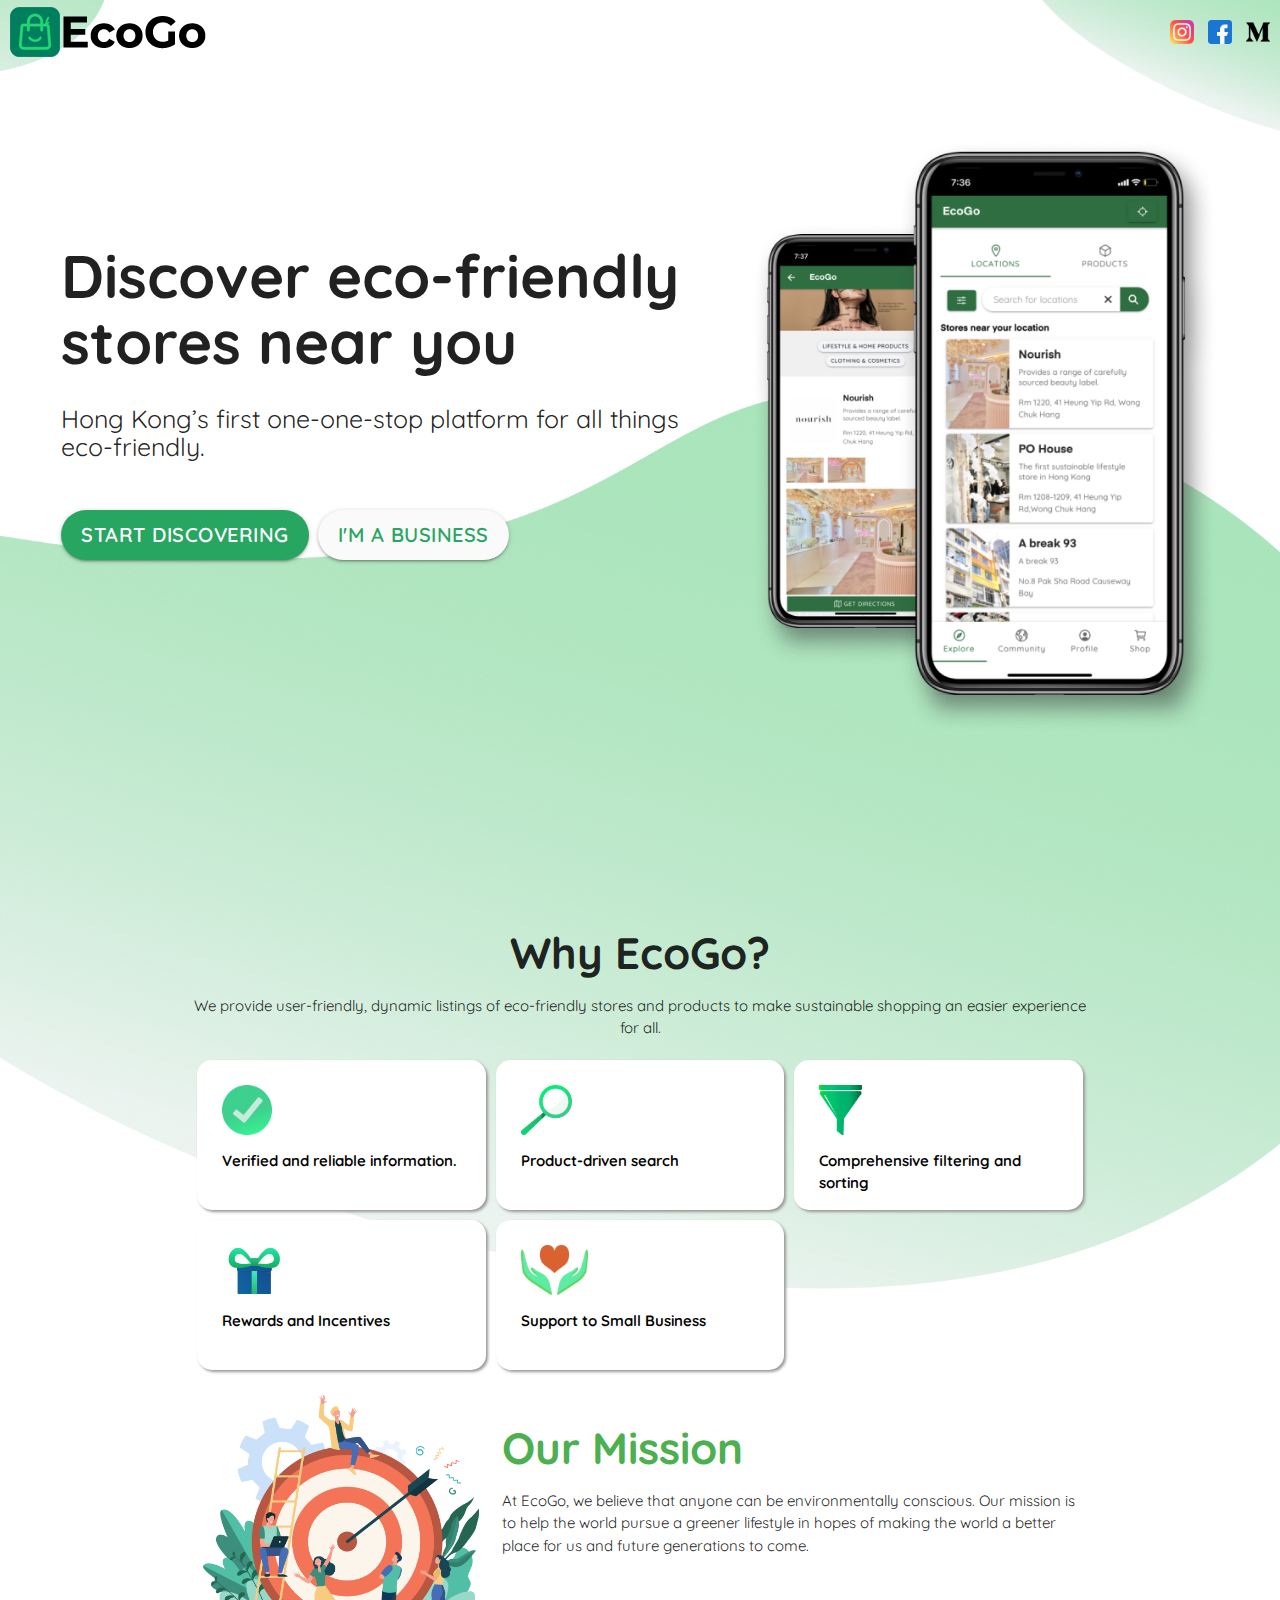
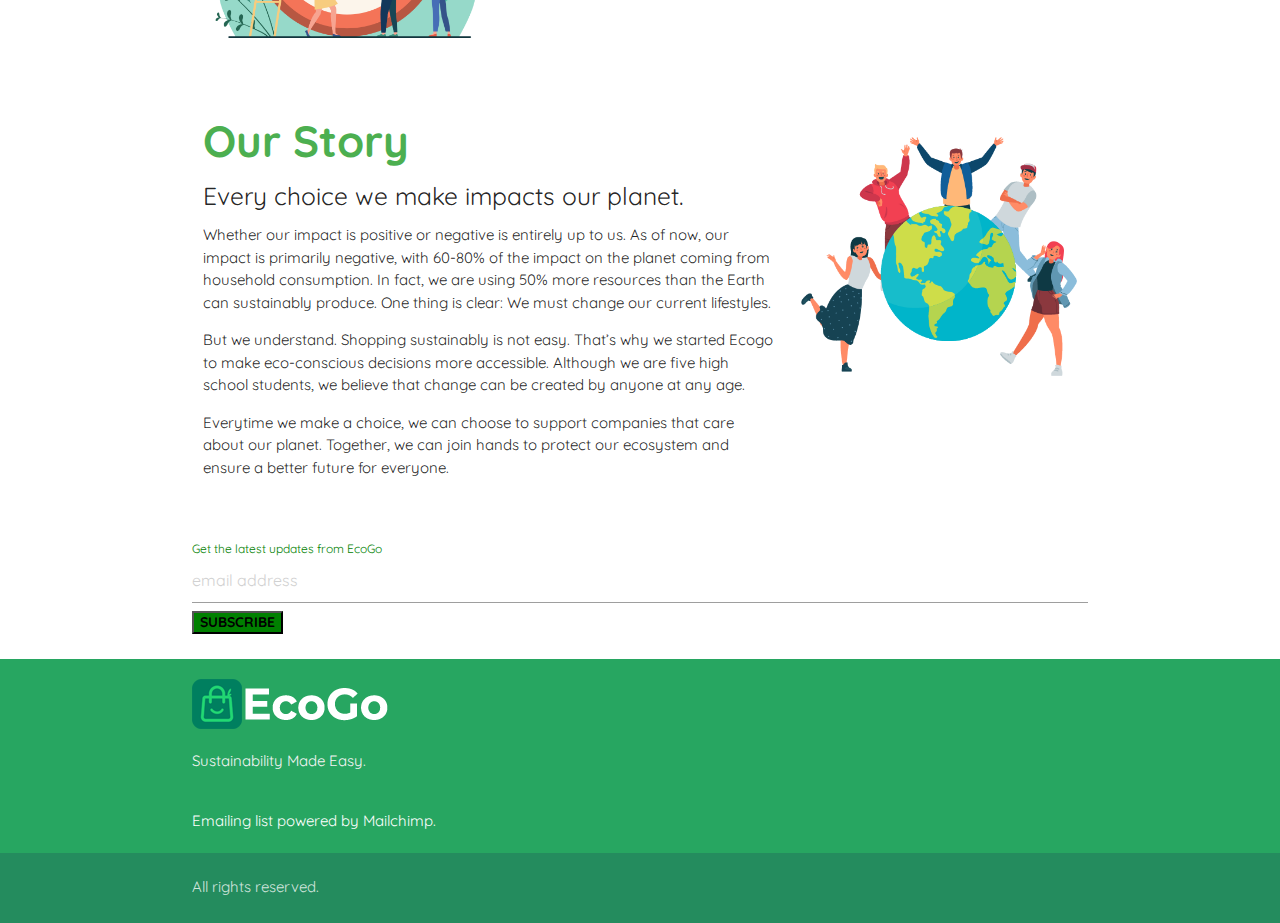
<file: index.html>
<!DOCTYPE html>
<html lang="en">

<head>
	<title>EcoGo | Sustainability Made Easy.</title>
	<!-- META -->
	<meta charset="utf-8">
	<meta name="title" content="EcoGo | Sustainability Made Easy.">
	<meta name="description"
		content="EcoGo is an eco-friendly community of businesses and consumers who wish to protect the environment.">
	<meta name="keywords" content="EcoGo, eco, eco-friendly, friendly, consumers, business, LaunchX">
	<meta name="author" content="Mrigank Pawagi">
	<meta name="viewport" content="width=device-width, initial-scale=1, shrink-to-fit=no">
	<!-- SOCIAL MEDIA -->
	<meta property="og:type" content="website">
	<meta property="og:url" content="https://home.ecogohk.org">
	<meta property="og:title" content="EcoGo | Sustainability Made Easy.">
	<meta property="og:description"
		content="EcoGo is an eco-friendly community of businesses and consumers who wish to protect the environment.">
	<meta property="og:image" content="https://home.ecogohk.org/images/banner.png">
	<meta property="twitter:card" content="summary_large_image">
	<meta property="twitter:url" content="https://home.ecogohk.org/">
	<meta property="twitter:title" content="EcoGo | Sustainability Made Easy.">
	<meta property="twitter:description"
		content="EcoGo is an eco-friendly community of businesses and consumers who wish to protect the environment.">
	<meta property="twitter:image" content="https://home.ecogohk.org/images/banner.png">
	<!-- PWA -->
	<link rel="manifest" href="manifest.json">
	<meta name="mobile-web-app-capable" content="yes">
	<meta name="apple-mobile-web-app-capable" content="yes">
	<meta name="application-name" content="EcoGo">
	<meta name="apple-mobile-web-app-title" content="EcoGo">
	<meta name="theme-color" content="#27A661">
	<meta name="msapplication-navbutton-color" content="#27A661">
	<meta name="apple-mobile-web-app-status-bar-style" content="black-translucent">
	<meta name="msapplication-starturl" content="/">
	<link rel="icon" type="image/png" sizes="192x192" href="images/icons/icon-192x192.png">
	<link rel="apple-touch-icon" type="image/png" sizes="192x192" href="images/icons/icon-192x192.png">
	<link rel="icon" type="image/png" sizes="384x384" href="images/icons/icon-384x384.png">
	<link rel="apple-touch-icon" type="image/png" sizes="384x384" href="images/icons/icon-384x384.png">
	<link rel="icon" type="image/png" sizes="512x512" href="images/icons/icon-512x512.png">
	<link rel="apple-touch-icon" type="image/png" sizes="512x512" href="images/icons/icon-512x512.png">
	<link rel="icon" type="image/png" sizes="256x256" href="images/icons/icon-256x256.png">
	<link rel="apple-touch-icon" type="image/png" sizes="256x256" href="images/icons/icon-256x256.png">
	<meta name="msapplication-TileImage" content="images/icons/icon-192x192.png">
	<meta name="msapplication-TileColor" content="#27A661">
	<!--STYLES-->
	<link rel="stylesheet" href="css/materialize.min.css">
	<link rel="stylesheet" href="css/style.css">
	<link href="https://fonts.googleapis.com/icon?family=Material+Icons" rel="stylesheet">
	<link href="https://fonts.googleapis.com/css2?family=Quicksand:wght@300;400;500;600;700&display=swap"
		rel="stylesheet">
</head>

<body>
	<div id="loader">
		<div class="preloader-wrapper big active">
			<div class="spinner-layer spinner-blue">
				<div class="circle-clipper left">
					<div class="circle"></div>
				</div>
				<div class="gap-patch">
					<div class="circle"></div>
				</div>
				<div class="circle-clipper right">
					<div class="circle"></div>
				</div>
			</div>
			<div class="spinner-layer spinner-red">
				<div class="circle-clipper left">
					<div class="circle"></div>
				</div>
				<div class="gap-patch">
					<div class="circle"></div>
				</div>
				<div class="circle-clipper right">
					<div class="circle"></div>
				</div>
			</div>
			<div class="spinner-layer spinner-yellow">
				<div class="circle-clipper left">
					<div class="circle"></div>
				</div>
				<div class="gap-patch">
					<div class="circle"></div>
				</div>
				<div class="circle-clipper right">
					<div class="circle"></div>
				</div>
			</div>
			<div class="spinner-layer spinner-green">
				<div class="circle-clipper left">
					<div class="circle"></div>
				</div>
				<div class="gap-patch">
					<div class="circle"></div>
				</div>
				<div class="circle-clipper right">
					<div class="circle"></div>
				</div>
			</div>
		</div>
	</div>
	<div id="nav">
		<nav class="nav-extended">
			<div class="nav-wrapper">
				<a class="brand-logo" href="index.html">
					<img src="images/logo-black.png">
				</a>
			</div>
		</nav>
	</div>
	<div id="home">
		<div id="socialLinks">
			<a href="https://www.instagram.com/ecogohk/" class="socialLink">
				<img src="images/social-icons/instagram.png">
			</a>
			<a href="https://www.facebook.com/ecogohongkong/" class="socialLink">
				<img src="images/social-icons/facebook.png">
			</a>
			<a href="https://medium.com/ecogo" class="socialLink">
				<img src="images/social-icons/medium.png">
			</a>
		</div>
		<div class="row">
			<div class="col s12 m7">
				<h3 class="boldest">Discover eco-friendly stores near you</h3>

				<h5>Hong Kong’s first one-one-stop platform for all things eco-friendly.</h5>

				<a href="http://ecogohk.org/" class="btn waves-effect">Start Discovering</a>

				<a href="http://business.ecogohk.org/" class="btn inverted waves-effect">I'm a Business</a>
			</div>
			<div class="col s12 m5">
				<img src="images/phone.png">
			</div>
		</div>
		<img class="blob left" src="images/blobs/top-left.png">
		<img class="blob right" src="images/blobs/top-right.png">
	</div>
	<div class="relpos">
		<img class="blob middle" src="images/blobs/center.png">
		<div class="container center">
			<h3 class="boldest">Why EcoGo?</h3>
			<p>We provide user-friendly, dynamic listings of eco-friendly stores and products to make sustainable
				shopping an easier experience for all.
			</p>
			<div class="row linkcards">
				<div class="col s6 m4">
					<a>
						<img src="images/img-icons/checkmark.png">
						<span>
							Verified and reliable information.
						</span>
					</a>
				</div>
				<div class="col s6 m4">
					<a>
						<img src="images/img-icons/search.png">
						<span>
							Product-driven search
						</span></a>
				</div>
				<div class="col s6 m4">
					<a>
						<img src="images/img-icons/funnel.png">
						<span>
							Comprehensive filtering and sorting
						</span>
					</a>
				</div>
				<div class="col s6 m4">
					<a>
						<img src="images/img-icons/gift.png">
						<span>
							Rewards and Incentives
						</span></a>
				</div>
				<div class="col s6 m4">
					<a>
						<img src="images/img-icons/hand.png">
						<span>
							Support to Small Business
						</span></a>
				</div>
			</div>
		</div>
	</div>

	<div class="container">
		<div class="row">
			<div class="col s12 m4">
				<img src="images/mission.png" class="full">
			</div>
			<div class="col s12 m8">

				<h3 class="boldest green-text">Our Mission</h3>
				<p>At EcoGo, we believe that anyone can be environmentally conscious. Our mission is to help the
					world pursue a greener lifestyle in hopes of making the world a better place for us and future
					generations to come.
				</p>

			</div>
		</div>
		<br>
	</div>
	</div>
	<div class="container">
		<div class="row">
			<div class="col s12 m8">
				<h3 class="boldest green-text">Our Story</h3>
				<h5>Every choice we make impacts our planet. </h5>

				<p>Whether our impact is positive or negative is entirely up to us. As of now, our impact is
					primarily negative, with 60-80% of the impact on the planet coming from household consumption.
					In fact, we are using 50% more resources than the Earth can sustainably produce. One thing is clear:
					We
					must change our current lifestyles.
				</p>
				<p>
					But we understand. Shopping sustainably is not easy. That’s why we started Ecogo to make
					eco-conscious decisions more accessible. Although we are five high school students, we believe
					that change can be created by anyone at any age.
				</p>
				<p>
					Everytime we make a choice, we can choose to support companies that care about our planet.
					Together, we can join hands to protect our ecosystem and ensure a better future for everyone.
				</p>
			</div>
			<div class="col s12 m4" style="padding-top: 50px;">
				<img src="images/story.png" class="full">
			</div>
		</div>
	</div>
	<div class="green-text" id="subscribe">

		<div class="container">

			<link href="//cdn-images.mailchimp.com/embedcode/horizontal-slim-10_7.css" rel="stylesheet" type="text/css">
			<style type="text/css">
				#mc_embed_signup {
					background: #fff;
					clear: left;
					font: 14px Helvetica, Arial, sans-serif;
					width: 100%;
				}
			</style>
			<div id="mc_embed_signup">
				<form
					action="https://surge.us6.list-manage.com/subscribe/post?u=0e99ff3f3825c5a5d63a0019a&amp;id=43ed9dc558"
					method="post" id="mc-embedded-subscribe-form" name="mc-embedded-subscribe-form" class="validate"
					target="_blank" novalidate>
					<div id="mc_embed_signup_scroll">
						<label for="mce-EMAIL">Get the latest updates from EcoGo</label>
						<input type="email" value="" name="EMAIL" class="email" id="mce-EMAIL"
							placeholder="email address" required>

						<div style="position: absolute; left: -5000px;" aria-hidden="true"><input type="text"
								name="b_0e99ff3f3825c5a5d63a0019a_43ed9dc558" tabindex="-1" value=""></div>
						<div class="clear"><input type="submit" value="Subscribe" name="subscribe"
								id="mc-embedded-subscribe" class="button"></div>
					</div>
				</form>
			</div>
		</div>
	</div>

	</div>

	<footer class="page-footer">

		<div class="container">
			<div class="row">

				<img src="images/logo.png">
				<p class="grey-text text-lighten-4">
					Sustainability Made Easy.
				</p>
				<br>
				<div>
					Emailing list powered by Mailchimp.
				</div>

			</div>
		</div>
		<div class="footer-copyright">
			<div class="container">
				<span>All rights reserved.</span>
			</div>
		</div>

	</footer>

	<div id="fb-root"></div>
	<div id="fb-customer-chat" class="fb-customerchat"></div>

	<!--SCRIPTS-->
	<script src="js/jquery.min.js"></script>
	<script src="js/materialize.min.js"></script>
	<script src="js/script.js"></script>

	<script>
		var chatbox = document.getElementById('fb-customer-chat');
		chatbox.setAttribute("page_id", "100332755670240");
		chatbox.setAttribute("attribution", "biz_inbox");

		window.fbAsyncInit = function () {
			FB.init({
				xfbml: true,
				version: 'v11.0'
			});
		};

		(function (d, s, id) {
			var js, fjs = d.getElementsByTagName(s)[0];
			if (d.getElementById(id)) return;
			js = d.createElement(s); js.id = id;
			js.src = 'https://connect.facebook.net/en_US/sdk/xfbml.customerchat.js';
			fjs.parentNode.insertBefore(js, fjs);
		}(document, 'script', 'facebook-jssdk'));
	</script>
</body>

</html>
</file>
<file: css/style.css>
.linkcards > div {
  padding: 5px !important;
}
.relpos {
  position: relative;
}
.linkcards a {
  width: 100%;
  height: 150px;
  display: block;
  border-radius: 15px;
  box-shadow: 2px 2px 3px 0px #999;
  transition: 0.3s all;
  padding: 25px;
  color: black;
  font-weight: 650;
  text-align: left;
  background-color: #fff;
}
.linkcards a:hover {
  box-shadow: 2px 2px 3px 0px #333;
}
.linkcards a img {
  display: block;
  height: 50px;
  margin-bottom: 1em;
}

#subscribe {
  padding: 25px 0;
}
#subscribe label {
  color: green !important;
}
#subscribe input[type="submit"] {
  background: green;
  font-weight: bold;
  text-transform: uppercase;
}
.small-text {
  font-size: 12px !important;
}

*:not(.material-icons) {
  font-family: "Quicksand", sans-serif !important;
}
.boldest {
  font-weight: 800 !important;
}
.bolder {
  font-weight: 600 !important;
}
#loader {
  position: fixed;
  background: rgba(255, 255, 255, 0.9);
  width: 100%;
  height: 100%;
  text-align: center;
  padding-top: 30vh;
  z-index: 1000;
}
nav {
  background: transparent;
  position: relative;
  height: 64px !important;
  box-shadow: none;
}
nav.nav-extended .nav-wrapper{
  min-height: 64px !important;
}
nav a.brand-logo {
  left: 10px;
  transform: translateX(0);
  -webkit-transform: translateX(0);
  height: 100%;
}
nav .sidenav-trigger {
  display: block !important;
}
.brand-logo img,
footer img {
  width: 200px !important;
  height: 50px !important;
}
nav img,
nav .sidenav-trigger span {
  left: 0;
  margin: 0;
  position: absolute;
  top: 50%;
  -webkit-transform: translateY(-50%);
  transform: translateY(-50%);
}
#home {
  min-height: calc(100vh - 64px - 50px);
  padding: 50px 50px 0 50px;
}
#home h1 {
  font-size: 20vw;
}

#home h5 {
  margin-top: 30px;
  margin-bottom: 40px;
}

.page-footer {
  background-color: #27a661;
}
.footer-copyright {
  background-color: rgb(25 40 84 / 20%) !important;
}
.sidenav a span.material-icons {
  position: relative;
  top: 6px;
}

#home .btn {
  font-weight: 600;
  background: #27a661;
  margin-top: 10px;
  margin-right: 5px;
  border-radius: 20px;
  padding: 3px 10px;
  line-height: 30px;
}
#home .btn.inverted {
  color: #27a661;
  background: #fafafa;
}
#home img {
  width: 100%;
}

#home .blob {
  position: absolute;
  top: 0;
  width: auto;
  z-index: -1;
}
#home .blob.left {
  left: 0;
  height: 75px;
}
#home .blob.right {
  right: 0;
  height: 150px;
}

.blob.middle {
  position: absolute;
  z-index: -1;
  width: 100%;
  left: 0;
  top: -50%;
}

@media only screen and (min-width: 0) {
  #home .col:nth-child(2) {
    padding-top: 25px;
  }
  #home {
    padding-left: 25px;
    padding-right: 25px;
  }
  .blob.middle {
    top: -35%;
    height: 900px;
  }
}

@media only screen and (min-width: 601px) {
  .blob.middle {
    top: -50vh;
  }
  #home {
    padding: 50px 50px 0 50px;
  }
  #home h3 {
    font-size: 25px;
  }
  #home h5 {
    font-size: 16px;
  }
}

@media only screen and (min-width: 660px) {
  .blob.middle {
    top: -50vh;
  }
  #home h3 {
    font-size: 30px;
  }
  #home h5 {
    font-size: 16px;
  }
}
@media only screen and (min-width: 760px) {
  .blob.middle {
    top: -50vh;
  }
  #home h3 {
    font-size: 35px;
  }
  #home h5 {
    font-size: 16px;
  }
}

@media only screen and (min-width: 860px) {
  .blob.middle {
    top: -50vh;
  }
}

@media only screen and (min-width: 1000px) {
  .blob.middle {
    top: -70vh;
  }
  #home .col:nth-child(1) {
    padding-top: 80px;
  }
  #home h3 {
    font-size: 48px;
  }
  #home .btn {
    line-height: 30px;
    font-size: 20px;
    padding: 10px 20px;
    height: 50px;
    border-radius: 40px;
  }
  #home h5 {
    font-size: 20px;
  }
}

@media only screen and (min-width: 1200px) {
  .blob.middle {
    top: -60vh;
  }
  #home .col:nth-child(1) {
    padding-top: 100px;
  }
  #home h3 {
    font-size: 60px;
  }
  #home h5 {
    font-size: 25px;
  }
  #home .btn {
    line-height: 30px;
    font-size: 20px;
    padding: 10px 20px;
    height: 50px;
    border-radius: 40px;
  }
}
@media only screen and (min-width: 1400px) {
  .blob.middle {
    top: -50vh;
  }
  #home .col:nth-child(1) {
    padding-top: 100px;
  }
  #home h3 {
    font-size: 70px;
  }
  #home h5 {
    font-size: 28px;
  }
}

img.full {
  width: 100%;
}

@media only screen and (max-width: 450px) {
  .linkcards a {
    font-size: 12px;
  }
}

#socialLinks{
  position: absolute;
  top: 20px;
  right: 10px;
}
.socialLink{
  margin-left: 10px;
}
.socialLink img{
  width: 24px!important;
}
</file>
